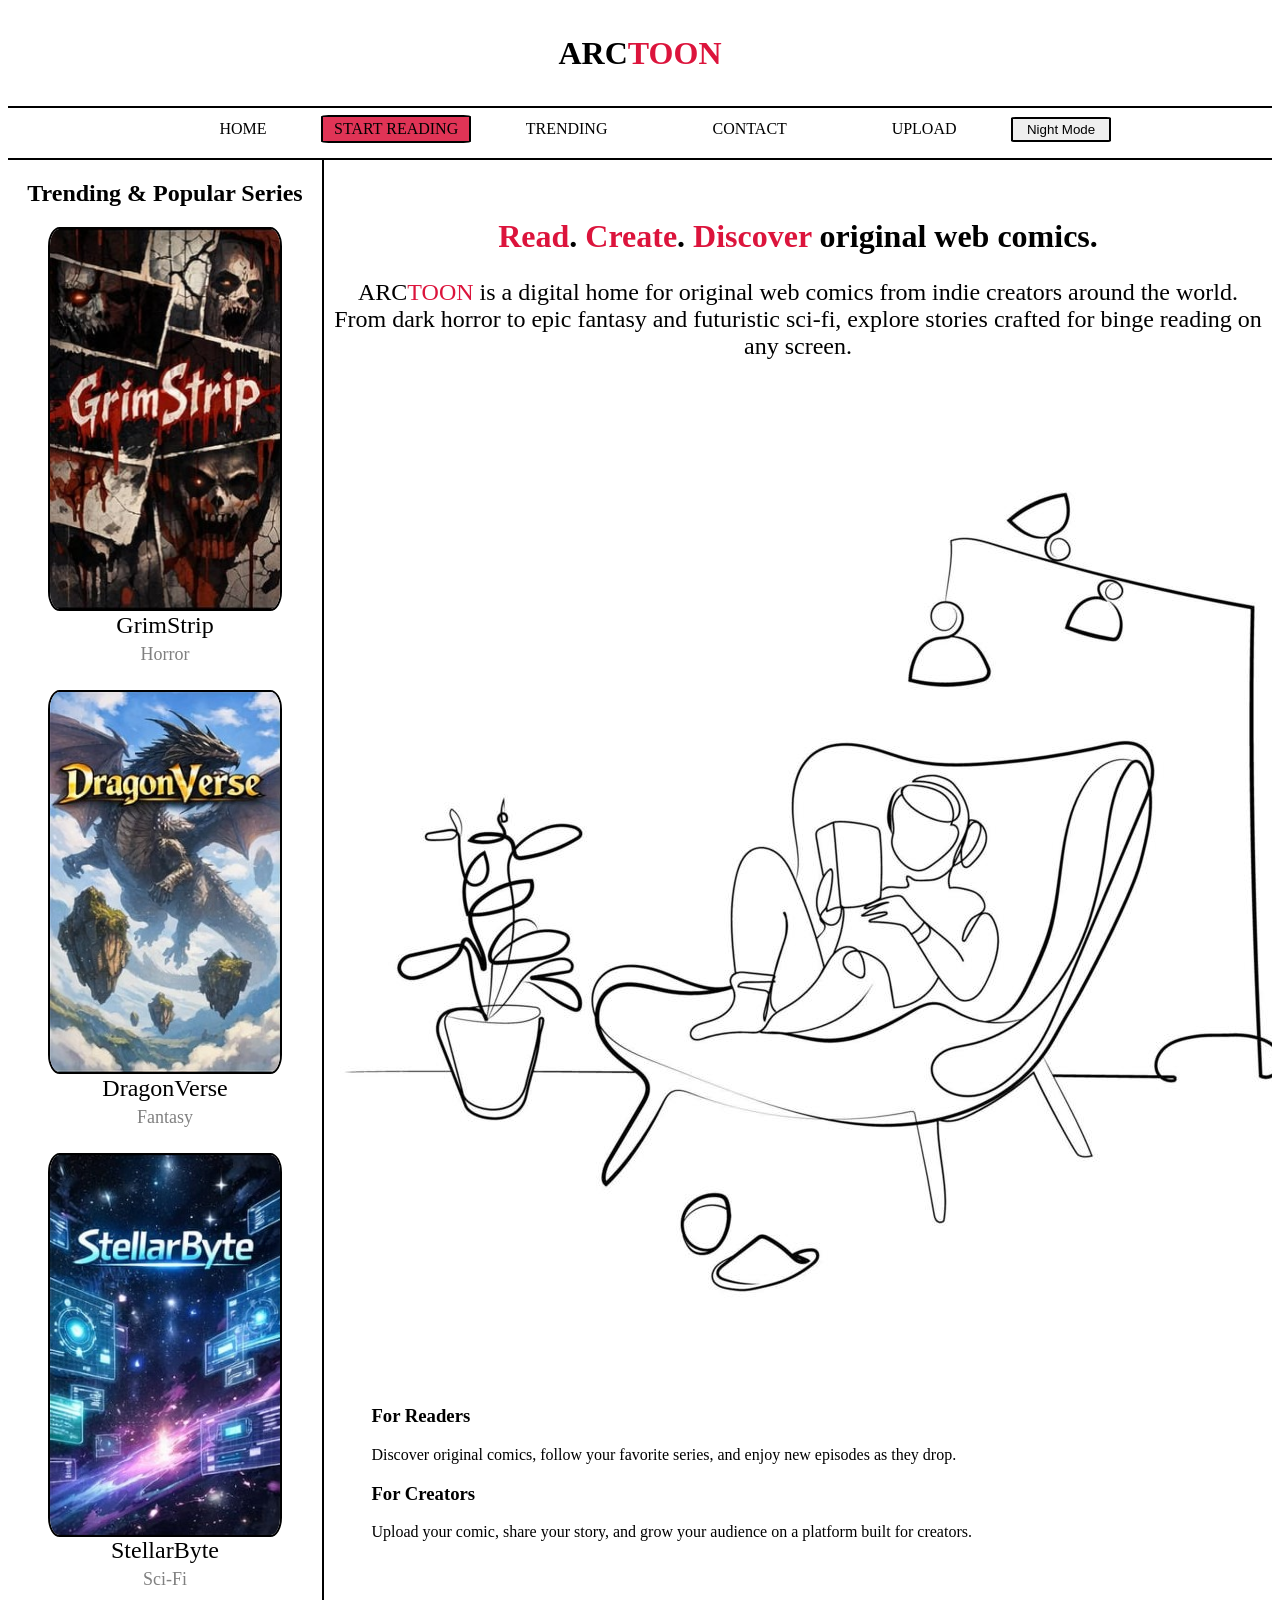
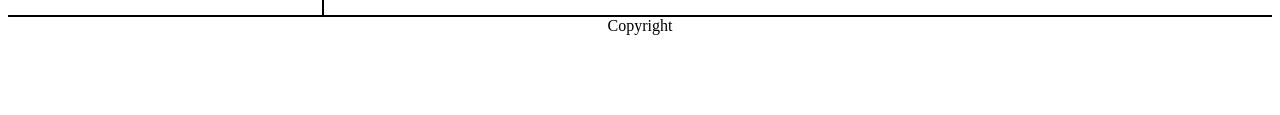
<file: index.html>
<!DOCTYPE html>
<html lang="en">
<head>
    <meta charset="UTF-8">
    <meta name="viewport" content="width=device-width, initial-scale=1.0">
    <title> Arctoon </title>
    <link rel="stylesheet" href="./index.css">
</head>
<body class="day">
    <!-- Q1 -->
     <div class="container">
        <header>
            ARC<span class="toon">TOON</span>
        </header>
        
        <nav>
            <a href="./index.html"> HOME </a>
            <span class="read"> <a href="./gallery.html"> START READING </a> </span>
            <a href="#"> TRENDING </a>
            <a href="#"> CONTACT </a>
            <a href="./upload.html"> UPLOAD </a>
            <button id="nightBtn"> Night Mode </button>
        </nav>
        
        <main>
            <div class="welcome">
                WELCOME
            </div>

            <h1> <span class="red">Read</span>. <span class="red">Create</span>. <span class="red">Discover</span> original web comics. </h1>

            <p class="about"> ARC<span class="red">TOON</span> is a digital home for original web comics from indie creators around the world. <br>
                From dark horror to epic fantasy and futuristic sci-fi, explore stories crafted for binge reading on any screen. </p>

            <br>

            <img id="cornerImg" src="./Extras/corner.jpg">

            <br>

            <div id="info">
                <h3> For Readers </h3>
                Discover original comics, follow your favorite series, and enjoy new episodes as they drop.
                <br>
                <h3> For Creators </h3>
                Upload your comic, share your story, and grow your audience on a platform built for creators.
            </div>
        </main>
        
        <aside>
            <h2> Trending & Popular Series </h2>
            <div class="">
                <img src="./Extras/GrimStrip.jpeg">
                <p class="title"> GrimStrip <br> <span class="sub_title"> Horror </span> </p>
                <img src="./Extras/DragonVerse.jpeg">
                <p class="title"> DragonVerse <br> <span class="sub_title"> Fantasy </span> </p>
                <img src="./Extras/StellarByte.jpeg">
                <p class="title"> StellarByte <br> <span class="sub_title"> Sci-Fi </span> </p>
            </div>
        </aside>
        
        <footer> Copyright </footer>
    </div>

    <script type="text/javascript" src="upload.js"></script>
</body>
</html>
</file>
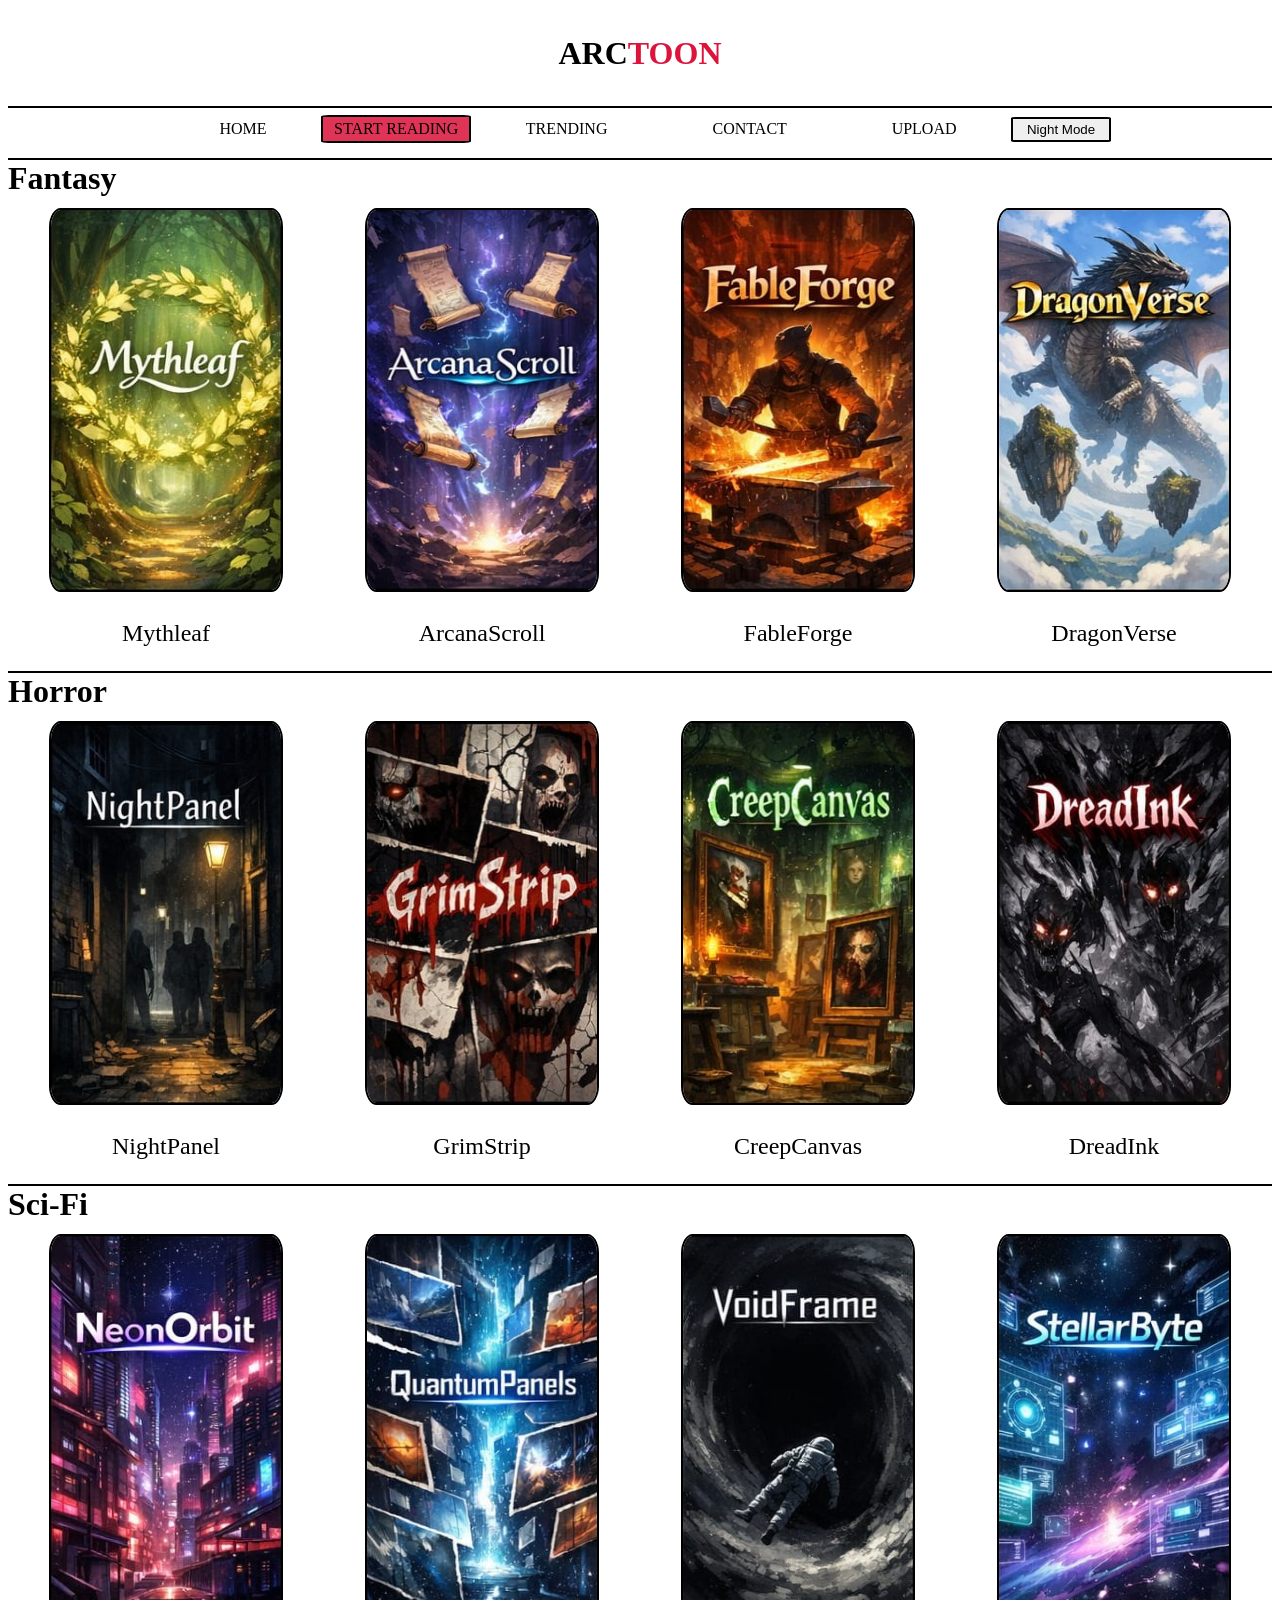
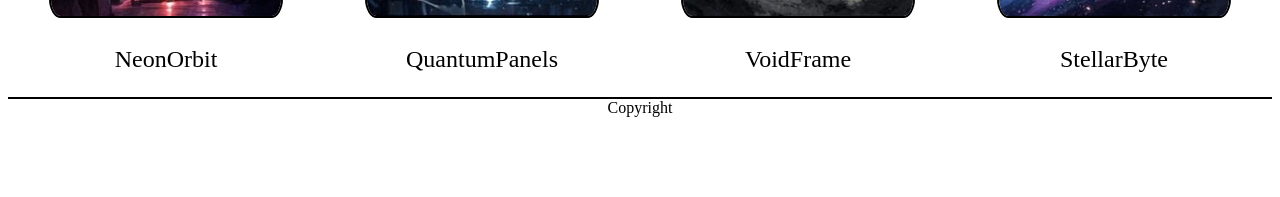
<file: gallery.html>
<!DOCTYPE html>
<html lang="en">
  <head>
    <meta charset="UTF-8" />
    <meta name="viewport" content="width=device-width, initial-scale=1.0" />
    <title> Arctoon </title>
    <link rel="stylesheet" href="./gallery.css">
  </head>
  <body class="day">
    <!-- Q2 -->
    <div class="container">
      <header>  
        ARC<span class="toon">TOON</span>
      </header>

      <nav>
        <a href="./index.html"> HOME </a>
        <span class="read"> <a href="./gallery.html"> START READING </a> </span>
        <a href="#"> TRENDING </a>
        <a href="#"> CONTACT </a>
        <a href="./upload.html"> UPLOAD </a>
        <button id="nightBtn"> Night Mode </button>
      </nav>

      <!-- Genre 1 -->
      <div class="genre" id="genre_1"> Fantasy </div>
      <div id="image1_1">
        <img src="./Extras/Mythleaf.jpeg" /> 
        <p class="title"> Mythleaf </p>
      </div>
      <div id="image2_1">
        <img src="./Extras/ArcanaScroll.jpeg" /> 
        <p class="title"> ArcanaScroll </p>
      </div>
      <div id="image3_1">
        <img src="./Extras/FableForge.jpeg" /> 
        <p class="title"> FableForge </p>
      </div>
      <div id="image4_1">
        <img src="./Extras/DragonVerse.jpeg" /> 
        <p class="title"> DragonVerse </p>
      </div>
      
      <!-- Genre 2 -->
      <div class="genre" id="genre_2"> Horror </div>
      <div id="image1_2">
        <img src="./Extras/NightPanel.jpeg" /> 
        <p class="title"> NightPanel </p>
      </div>
      <div id="image2_2">
        <img src="./Extras/GrimStrip.jpeg" /> 
        <p class="title"> GrimStrip </p>
      </div>
      <div id="image3_2">
        <img src="./Extras/CreepCanvas.jpeg" /> 
        <p class="title"> CreepCanvas </p>
      </div>
      <div id="image4_2">
        <img src="./Extras/DreadInk.jpeg" /> 
        <p class="title"> DreadInk </p>
      </div>
      
      <!-- Genre 3 -->
      <div class="genre" id="genre_3"> Sci-Fi </div>
      <div id="image1_3">
        <img src="./Extras/NeonOrbit.jpeg" /> 
        <p class="title"> NeonOrbit </p>
      </div>
      <div id="image2_3">
        <img src="./Extras/QuantumPanels.jpeg" /> 
        <p class="title"> QuantumPanels </p>
      </div>
      <div id="image3_3">
        <img src="./Extras/VoidFrame.jpeg" /> 
        <p class="title"> VoidFrame </p>
      </div>
      <div id="image4_3">
        <img src="./Extras/StellarByte.jpeg" /> 
        <p class="title"> StellarByte </p>
      </div>
      
      <footer> Copyright </footer>
    </div>

    <script type="text/javascript" src="upload.js"></script>
  </body>
</html>
</file>
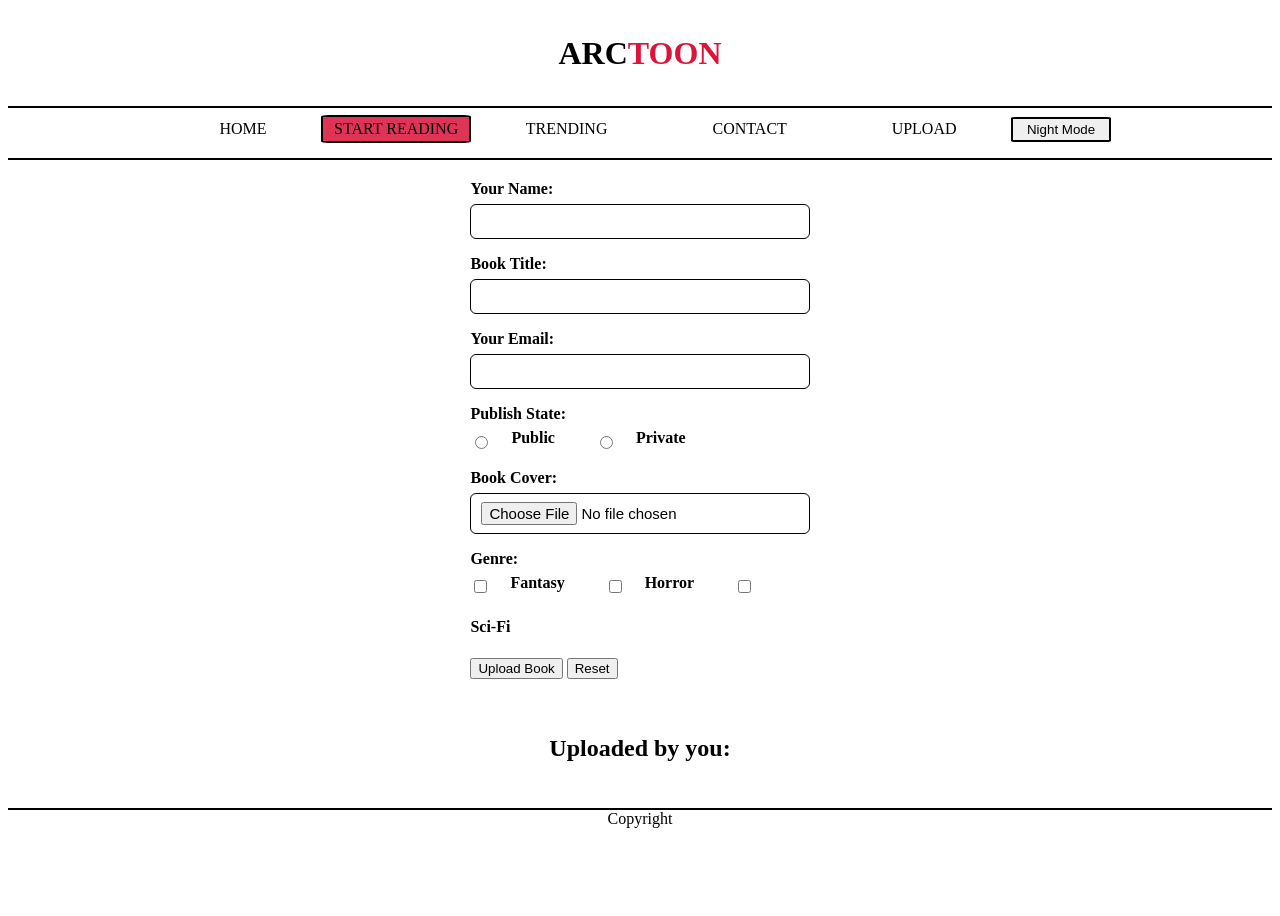
<file: upload.html>
<!DOCTYPE html>
<html lang="en">
<head>
    <meta charset="UTF-8">
    <meta name="viewport" content="width=device-width, initial-scale=1.0">
    <title> Arctoon </title>
    <link rel="stylesheet" href="./upload.css">
</head>
<body class="day">
    <!-- Q3 -->
    <div class="container">
        <header>
            ARC<span class="toon">TOON</span>
        </header>
        
        <nav>
            <a href="./index.html"> HOME </a>
            <span class="read"> <a href="./gallery.html"> START READING </a> </span>
            <a href="#"> TRENDING </a>
            <a href="#"> CONTACT </a>
            <a href="./upload.html"> UPLOAD </a>
            <button id="nightBtn"> Night Mode </button>
        </nav>
        
        <main>
            <div class="form">
                <form action="/upload.html" method="get">
                    <!-- Type 1 -->
                    <div class="formGroup">
                        <label for="authorName"> Your Name: </label>
                        <input type="text" id="authorName" name="authorName">
                    </div>

                    <div class="formGroup">
                        <label for="title"> Book Title: </label>
                        <input type="text" id="title" name="title">
                    </div>
                    
                    <!-- Type 2 -->
                    <div class="formGroup">
                        <label for="email"> Your Email: </label>
                        <input type="email" id="email" name="email">
                    </div>
                    
                    <!-- Type 3 -->
                    <div class="formGroup">
                        <label> Publish State: </label>
                        <div class="radio">
                            <input type="radio" id="public" name="publishState" value="public">
                            <label for="public"> Public </label>
                            <br>
                            
                            <input type="radio" id="private" name="publishState" value="private">
                            <label for="private"> Private </label>
                            <br>
                        </div>
                    </div>
                    
                    <!-- Type 4 -->
                    <div class="formGroup"> 
                        <label for="cover"> Book Cover: </label>
                        <input type="file" id="cover" name="cover" accept="image/*">
                    </div>
                         
                    <!-- Type 5 -->
                    <div class="formGroup">
                        <label> Genre: </label>
                        <div class="checkbox">
                            <input type="checkbox" id="genre1" name="genre1" value="fantasy">
                            <label for="genre1"> Fantasy </label>
                            <br>
                            
                            <input type="checkbox" id="genre2" name="genre2" value="horror">
                            <label for="genre2"> Horror </label>
                            <br>
                            
                            <input type="checkbox" id="genre3" name="genre3" value="sci-fi">
                            <label for="genre3"> Sci-Fi </label>
                            <br>
                        </div>
                    </div>

                    <div class="formGroup">
                        <button type="submit" class="submitBtn"> Upload Book </button>
                        <button type="reset" class="resetBtn"> Reset </button>
                    </div>
                </form>
            </div>

            <div class="userUploads">
                <h2> Uploaded by you: </h2>
            </div>
        </main>
        
        <footer> Copyright </footer>
    </div>

    <script type="text/javascript" src="upload.js"></script>
</body>
</html>
</file>
<file: index.css>
/* Grid for desktop */
@media screen and (min-width: 601px){
    .container{
        display: grid;
        height: 100vh;
        grid-template-rows: 100px 50px auto 100px;
        grid-template-areas:  
                            'header header header'
                            'nav nav nav'
                            'aside main main'
                            'footer footer footer';
        grid-template-columns: 25% 50% 25%;
    }
}

/* Grid for mobile (600px) */
@media screen and (max-width: 600px) {
    .container{
        display: grid;
        grid-template-rows: 100px 50px auto auto 100px;
        grid-template-areas:  
                            'header'
                            'nav'
                            'main'
                            'aside'
                            'footer';
    }

    body{
        background-color: wheat;
    }
}

header{
    grid-area: header;
    text-align: center;
    font-weight: bolder;
    font-family: 'Times New Roman';
    font-size: xx-large;
    line-height: 90px;
    border-bottom: 2px solid black;
}

nav{
    grid-area: nav;
    text-align: center;
    margin-top: 0.56%;
}

main{
    grid-area: main;
    text-align: center;
    border-top: 2px solid black;
    position: relative;
    overflow: hidden;
}

aside{
    grid-area: aside;
    text-align: center;
    border-right: 2px solid black;
    border-top: 2px solid black;
}

footer{
    grid-area: footer;
    text-align: center;
    border-top: 2px solid black;
}

body{
    padding: 0px 0px;
    text-align: center;
}

a{
    margin: 4%;
    text-decoration: none;
    color: black;
}

.read{
    display: inline-block;
    border: 2px solid black;
    border-radius: 5%;
    background-color: rgba(220, 20, 60, 0.863);
    width: 140px;
    padding: 3px;
}

.toon{
    color: crimson;
}

img{
    border: 2px solid black;
    border-radius: 5%;
    width: 230px;
    height: 380px;
    transition: transform 0.3s ease;
    transform-origin: center;
}

.title{
    margin-top: -1%;
    font-size: x-large;
    font-family: 'Times New Roman';
}

.sub_title{
    font-size: large;
    font-family: 'Times New Roman';
    color: gray;
}

.welcome{
    font-size: xx-large;
    font-weight: bold;

    animation-name: welcome;
    animation-duration: 7s;
    animation-timing-function: linear;
    animation-fill-mode: forwards;
}
@keyframes welcome {
    from{
        transform: translateX(-100%);
        opacity: 1;
    }
    to{
        transform: translateX(100%);
        opacity: 0;
    }
}

.red{
    color: crimson;
}

.about{
    font-size: x-large;
    text-align: center;
}

#info{
    padding-left: 5%;
    text-align: start;
}

#cornerImg{
    border: none;
    width: 980px;
    height: 980px;
}

#nightBtn{
    display: inline-block;
    border: 2px solid black;
    border-radius: 5%;
    width: 100px;
    padding: 3px;
}

.night{
    background-color: black;
    color: white;
}
.day{
    background-color: white;
    color: black;
}

.night #nightBtn{
    background-color: white;
    color: black;
}

/* Night Mode */
body.night{
    background-color: black;
    color: white;
}

body.night header,
body.night main,
body.night footer{
    border-color: white;
}

body.night a{
    color: white;
}

body.night hr{
    border-color: white;
}

body.night #nightBtn{
    background-color: white;
    color: black;
    border-color: white;
}

body.night .read{
    border-color: white;
}

body.night aside{
    border-right: 2px solid white;
    border-top: 2px solid white;
}

body.night img{
    border: 2px solid white;
}
</file>
<file: gallery.css>
/* Grid for desktop (the format = image column_row)*/
@media screen and (min-width: 601px){
    .container{
        display: grid;
        height: 100vh;
        grid-template-rows: 100px 50px 50px auto 50px auto 50px auto 100px;
        grid-template-columns: 25% 25% 25% 25%;
        grid-template-areas: 
                            'header header header header'
                            'nav nav nav nav' 
                            'genre_1 genre_1 genre_1 genre_1'
                            'image1_1 image2_1 image3_1 image4_1'
                            'genre_2 genre_2 genre_2 genre_2'
                            'image1_2 image2_2 image3_2 image4_2'
                            'genre_3 genre_3 genre_3 genre_3'
                            'image1_3 image2_3 image3_3 image4_3'
                            'footer footer footer footer';
    }
}

/* Grid for mobile (600px) */
@media screen and (max-width: 600px) {
    .container{
        display: grid;
        grid-template-rows: 100px 50px 50px auto auto 50px auto auto 50px auto auto 100px;
        grid-template-columns: 50% 50%;
        grid-template-areas:  
                            'header header'
                            'nav nav'
                            'genre_1 genre_1'
                            'image1_1 image2_1'
                            'image3_1 image4_1'
                            'genre_2 genre_2'
                            'image1_2 image2_2'
                            'image3_2 image4_2'
                            'genre_3 genre_3'
                            'image1_3 image2_3'
                            'image3_3 image4_3'
                            'footer footer';
    }
}

header{
    grid-area: header;
    text-align: center;
    font-weight: bolder;
    font-family: 'Times New Roman';
    font-size: xx-large;
    line-height: 90px;
    border-bottom: 2px solid black;
}

nav{
    grid-area: nav;
    text-align: center;
    margin-top: 0.56%;
}

footer{
    grid-area: footer;
    text-align: center;
    border-top: 2px solid black;
}

a{
    margin: 4%;
    text-decoration: none;
    color: black;
}

.read{
    display: inline-block;
    border: 2px solid black;
    border-radius: 5%;
    background-color: rgba(220, 20, 60, 0.863);
    width: 140px;
    padding: 3px;
}

img{
    border: 2px solid black;
    border-radius: 5%;
    width: 230px;
    height: 380px;
    transition: transform 0.3s ease;
    transform-origin: center;
}

img:hover{
    transform: scale(0.9);
    cursor: pointer;
}

.toon{
    color: crimson;
}

.title{
    font-size: x-large;
}

/* Genre titles */
#genre_1{
    grid-area: genre_1;
}
#genre_2{
    grid-area: genre_2;
}
#genre_3{
    grid-area: genre_3;
}
.genre{
    border-top: 2px solid black;
    text-align: start;
    font-size: xx-large;
    font-family:'Times New Roman';
    font-weight: bold;
}

/* Row 1 */
#image1_1{
    grid-area: image1_1;
    text-align: center;
}
#image2_1{
    grid-area: image2_1;
    text-align: center;
}
#image3_1{
    grid-area: image3_1;
    text-align: center;
}
#image4_1{
    grid-area: image4_1;
    text-align: center;
}

/* Row 2 */
#image1_2{
    grid-area: image1_2;
    text-align: center;
}
#image2_2{
    grid-area: image2_2;
    text-align: center;
}
#image3_2{
    grid-area: image3_2;
    text-align: center;
}
#image4_2{
    grid-area: image4_2;
    text-align: center;
}

/* Row 3 */
#image1_3{
    grid-area: image1_3;
    text-align: center;
}
#image2_3{
    grid-area: image2_3;
    text-align: center;
}
#image3_3{
    grid-area: image3_3;
    text-align: center;
}
#image4_3{
    grid-area: image4_3;
    text-align: center;
}

/* Row 4 */
#image1_4{
    grid-area: image1_4;
    text-align: center;
}
#image2_4{
    grid-area: image2_4;
    text-align: center;
}
#image3_4{
    grid-area: image3_4;
    text-align: center;
}
#image4_4{
    grid-area: image4_4;
    text-align: center;
}

/* Night theme */
#nightBtn{
    display: inline-block;
    border: 2px solid black;
    border-radius: 5%;
    width: 100px;
    padding: 3px;
}

.night{
    background-color: black;
    color: white;
}
.day{
    background-color: white;
    color: black;
}

.night #nightBtn{
    background-color: white;
    color: black;
}

body.night {
    background-color: black;
    color: white;
}

body.night header,
body.night main,
body.night footer {
    border-color: white;
}

body.night a {
    color: white;
}

body.night hr {
    border-color: white;
}

body.night #nightBtn {
    background-color: white;
    color: black;
    border-color: white;
}

body.night .read {
    border-color: white;
}

body.night .genre {
    border-top: 2px solid white;
}

body.night img{
    border: 2px solid white;
}
</file>
<file: upload.css>
/* Grid for desktop */
@media screen and (min-width: 601px){
    .container{
        display: grid;
        height: 100vh;
        grid-template-rows: 100px 50px auto 100px;
        grid-template-areas:  
                            'header header header'
                            'nav nav nav'
                            'main main main'
                            'footer footer footer';
        grid-template-columns: 25% 50% 25%;
    }
}

/* Grid for mobile (600px) */
@media screen and (max-width: 600px) {
    .container{
        display: grid;
        grid-template-rows: 100px 50px auto auto 100px;
        grid-template-areas:  
                            'header'
                            'nav'
                            'main'
                            'footer';
    }

    body{
        background-color: wheat;
    }
}

header{
    grid-area: header;
    text-align: center;
    font-weight: bolder;
    font-family: 'Times New Roman';
    font-size: xx-large;
    line-height: 90px;
    border-bottom: 2px solid black;
}

nav{
    grid-area: nav;
    text-align: center;
    margin-top: 0.56%;
}

main{
    grid-area: main;
    text-align: center;
    border-top: 2px solid black;
    position: relative;
    overflow-x: hidden;
}

footer{
    grid-area: footer;
    text-align: center;
    border-top: 2px solid black;
}

body{
    padding: 0px 0px;
    text-align: center;
}

a{
    margin: 4%;
    text-decoration: none;
    color: black;
}

.read{
    display: inline-block;
    border: 2px solid black;
    border-radius: 5%;
    background-color: rgba(220, 20, 60, 0.863);
    width: 140px;
    padding: 3px;
}

.toon{
    color: crimson;
}

#nightBtn{
    display: inline-block;
    border: 2px solid black;
    border-radius: 5%;
    width: 100px;
    padding: 3px;
}

.night{
    background-color: black;
    color: white;
}
.day{
    background-color: white;
    color: black;
}

.night #nightBtn{
    background-color: white;
    color: black;
}

/* Night Mode */
body.night {
    background-color: black;
    color: white;
}

body.night header,
body.night main,
body.night footer {
    border-color: white;
}

body.night a {
    color: white;
}

body.night hr {
    border-color: white;
}

body.night #nightBtn {
    background-color: white;
    color: black;
    border-color: white;
}

body.night .read {
    border-color: white;
}

/* Form */
.form{
    width: 30%;
    min-width: 300px;
    margin: 0 auto;
    padding: 20px;
    box-sizing: border-box;
    display: flex;
    flex-direction: column;
    justify-content: center;
}

.formGroup{
    margin-bottom: 16px;
    text-align: left;
}

label{
    display: block;
    margin-bottom: 6px;
    font-weight: bold;
}

input[type="text"],
input[type="email"],
input[type="file"]{
    width: 100%;
    padding: 8px 10px;
    border-radius: 6px;
    font-size: 15px;
    border: 1px solid black;
    box-sizing: border-box;
}

.radio{
    display: flex;
    gap: 20px;
    align-items: center;
}

.checkbox{
    display: flex;
    gap: 20px;
    flex-wrap: wrap;
    align-items: center;
}

/* Form night view */
body.night input[type="text"],
body.night input[type="email"],
body.night input[type="file"]{
    background-color: black;
    color: white;
    border: 1px solid white;
}

body.night label{
    color: white;
}

body.night .radio label, 
body.night .checkbox label{
    color: white;
}

/* Uploaded book */
.uploadedBook{
    display: inline-block;       
    margin: 10px;
    text-align: center;
}

.uploadedBook img{
    border: 2px solid black;
    border-radius: 5%;
    width: 230px;
    height: 380px;
    object-fit: cover;           
}

.uploadedBook .title{
    font-size: x-large;
    margin-top: 6px;
}

/* Uploaded book night view */
body.night .uploadedBook img{
    border: 2px solid white;
}
</file>
